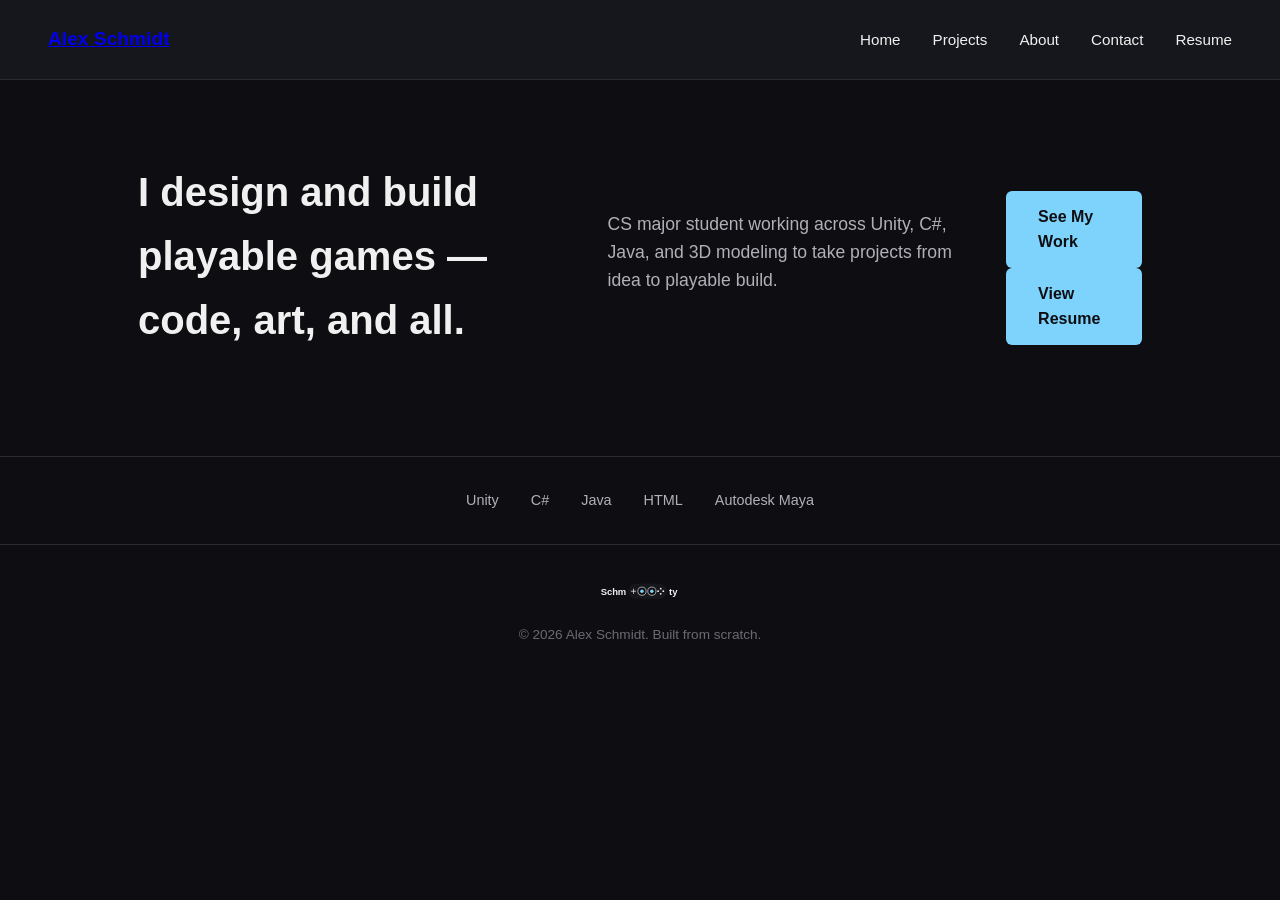
<file: index.html>
<!DOCTYPE html>
<html lang="en">
<head>
  <meta charset="UTF-8">
  <meta name="viewport" content="width=device-width, initial-scale=1.0">
  <title>Alex Schmidt | Game Developer</title>
  <link rel="preconnect" href="https://fonts.googleapis.com">
  <link rel="preconnect" href="https://fonts.gstatic.com" crossorigin>
  <link href="https://fonts.googleapis.com/css2?family=Space+Grotesk:wght@500;700&family=Inter:wght@400;500;600&display=swap" rel="stylesheet">
  <link rel="stylesheet" href="style.css">
  <link rel="preconnect" href="https://fonts.googleapis.com">
  <link rel="preconnect" href="https://fonts.gstatic.com" crossorigin>
  <link href="https://fonts.googleapis.com/css2?family=Inter:wght@400;500;600;700&family=Space+Grotesk:wght@500;600;700&display=swap" rel="stylesheet">
  <link rel="icon" type="image/svg+xml" href="assets/favicon.svg">
  <link rel="alternate icon" type="image/png" sizes="32x32" href="assets/favicon-32.png">
  <link rel="apple-touch-icon" sizes="180x180" href="assets/favicon-180.png">
</head>
<body>
  <nav class="navbar">
    <a href="index.html" class="nav-name">Alex Schmidt</a>
    <ul class="nav-links">
      <li><a href="index.html">Home</a></li>
      <li><a href="projects.html">Projects</a></li>
      <li><a href="about.html">About</a></li>
      <li><a href="contact.html">Contact</a></li>
      <li><a href="resume.pdf" target="_blank" rel="noopener">Resume</a></li>
    </ul>
  </nav>
  <header class="hero">
    <h1>I design and build playable games — code, art, and all.</h1>
    <p class="subtitle">
      CS major student working across Unity, C#, Java, and 3D modeling
      to take projects from idea to playable build.
    </p>
    <div class="cta-group">
      <a href="projects.html" class="cta-button">See My Work</a>
      <a href="resume.pdf" class="cta-button cta-secondary" target="_blank" rel="noopener">View Resume</a>
    </div>
  </header>
  <section class="skills-strip">
    <span>Unity</span>
    <span>C#</span>
    <span>Java</span>
    <span>HTML</span>
    <span>Autodesk Maya</span>
  </section>
  <footer>
    <img src="assets/logo-schm00ty.svg" alt="Schm00ty" style="height:28px; margin-bottom:0.75rem;">
    <p>&copy; 2026 Alex Schmidt. Built from scratch.</p>
  </footer>
</body>
</html>
</file>
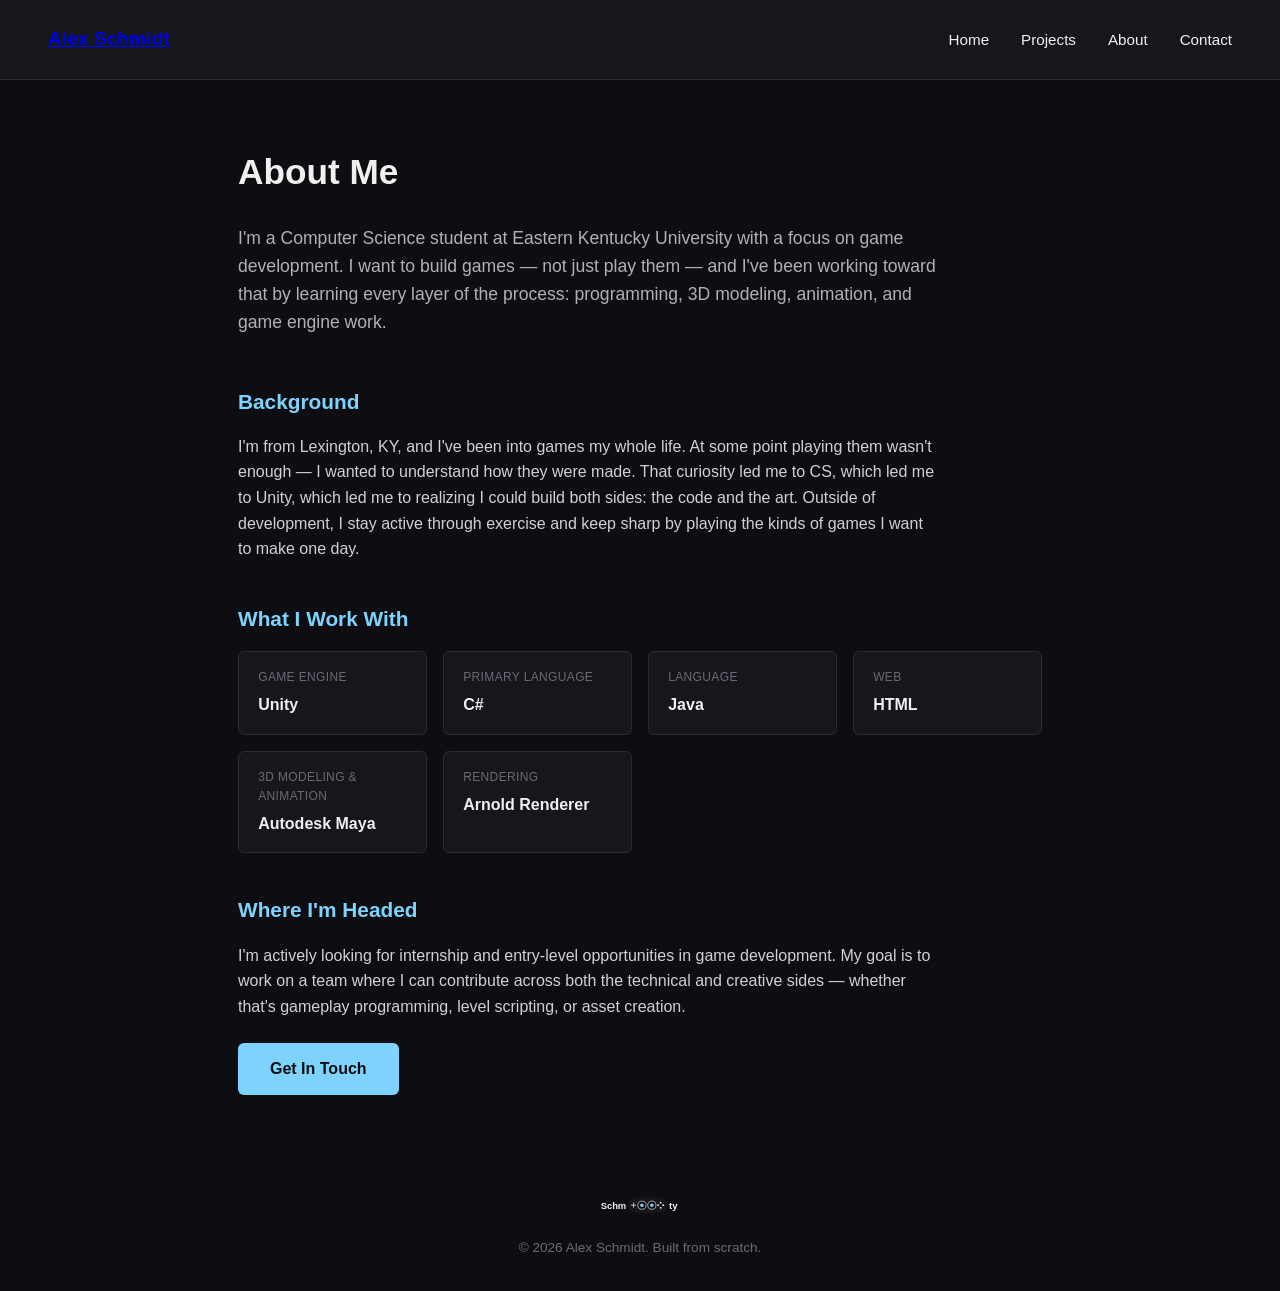
<file: about.html>
﻿<!DOCTYPE html>
<html lang="en">
<head>
  <meta charset="UTF-8">
  <meta name="viewport" content="width=device-width, initial-scale=1.0">
  <title>About | Alex Schmidt</title>
  <link rel="preconnect" href="https://fonts.googleapis.com">
  <link rel="preconnect" href="https://fonts.gstatic.com" crossorigin>
  <link href="https://fonts.googleapis.com/css2?family=Space+Grotesk:wght@500;700&family=Inter:wght@400;500;600&display=swap" rel="stylesheet">
  <link rel="stylesheet" href="style.css">
  <link rel="preconnect" href="https://fonts.googleapis.com">
  <link rel="preconnect" href="https://fonts.gstatic.com" crossorigin>
  <link href="https://fonts.googleapis.com/css2?family=Inter:wght@400;500;600;700&family=Space+Grotesk:wght@500;600;700&display=swap" rel="stylesheet">
  <link rel="icon" type="image/svg+xml" href="assets/favicon.svg">
  <link rel="alternate icon" type="image/png" sizes="32x32" href="assets/favicon-32.png">
  <link rel="apple-touch-icon" sizes="180x180" href="assets/favicon-180.png">
</head>
<body>

  <nav class="navbar">
    <a href="index.html" class="nav-name">Alex Schmidt</a>
    <ul class="nav-links">
      <li><a href="index.html">Home</a></li>
      <li><a href="projects.html">Projects</a></li>
      <li><a href="about.html">About</a></li>
      <li><a href="contact.html">Contact</a></li>
    </ul>
  </nav>

  <main class="about-wrapper">

    <section class="about-hero">
      <h1>About Me</h1>
      <p class="about-intro">
        I'm a Computer Science student at Eastern Kentucky University with a focus on game development.
        I want to build games — not just play them — and I've been working toward that by learning
        every layer of the process: programming, 3D modeling, animation, and game engine work.
      </p>
    </section>

    <section class="about-body">

      <div class="about-block">
        <h2>Background</h2>
        <p>
          I'm from Lexington, KY, and I've been into games my whole life. At some point playing them
          wasn't enough — I wanted to understand how they were made. That curiosity led me to CS,
          which led me to Unity, which led me to realizing I could build both sides: the code and the art.
          Outside of development, I stay active through exercise and keep sharp by playing the kinds of
          games I want to make one day.
        </p>
      </div>

      <div class="about-block">
        <h2>What I Work With</h2>
        <div class="skills-grid">
          <div class="skill-card">
            <span class="skill-label">Game Engine</span>
            <span class="skill-name">Unity</span>
          </div>
          <div class="skill-card">
            <span class="skill-label">Primary Language</span>
            <span class="skill-name">C#</span>
          </div>
          <div class="skill-card">
            <span class="skill-label">Language</span>
            <span class="skill-name">Java</span>
          </div>
          <div class="skill-card">
            <span class="skill-label">Web</span>
            <span class="skill-name">HTML</span>
          </div>
          <div class="skill-card">
            <span class="skill-label">3D Modeling & Animation</span>
            <span class="skill-name">Autodesk Maya</span>
          </div>
          <div class="skill-card">
            <span class="skill-label">Rendering</span>
            <span class="skill-name">Arnold Renderer</span>
          </div>
        </div>
      </div>

      <div class="about-block">
        <h2>Where I'm Headed</h2>
        <p>
          I'm actively looking for internship and entry-level opportunities in game development.
          My goal is to work on a team where I can contribute across both the technical and creative
          sides — whether that's gameplay programming, level scripting, or asset creation.
        </p>
        <a href="contact.html" class="cta-button" style="display:inline-block; margin-top: 1.5rem;">Get In Touch</a>
      </div>

    </section>

  </main>

  <footer>
    <img src="assets/logo-schm00ty.svg" alt="Schm00ty" style="height:28px; margin-bottom:0.75rem;">
    <p>&copy; 2026 Alex Schmidt. Built from scratch.</p>
  </footer>

</body>
</html>
</file>
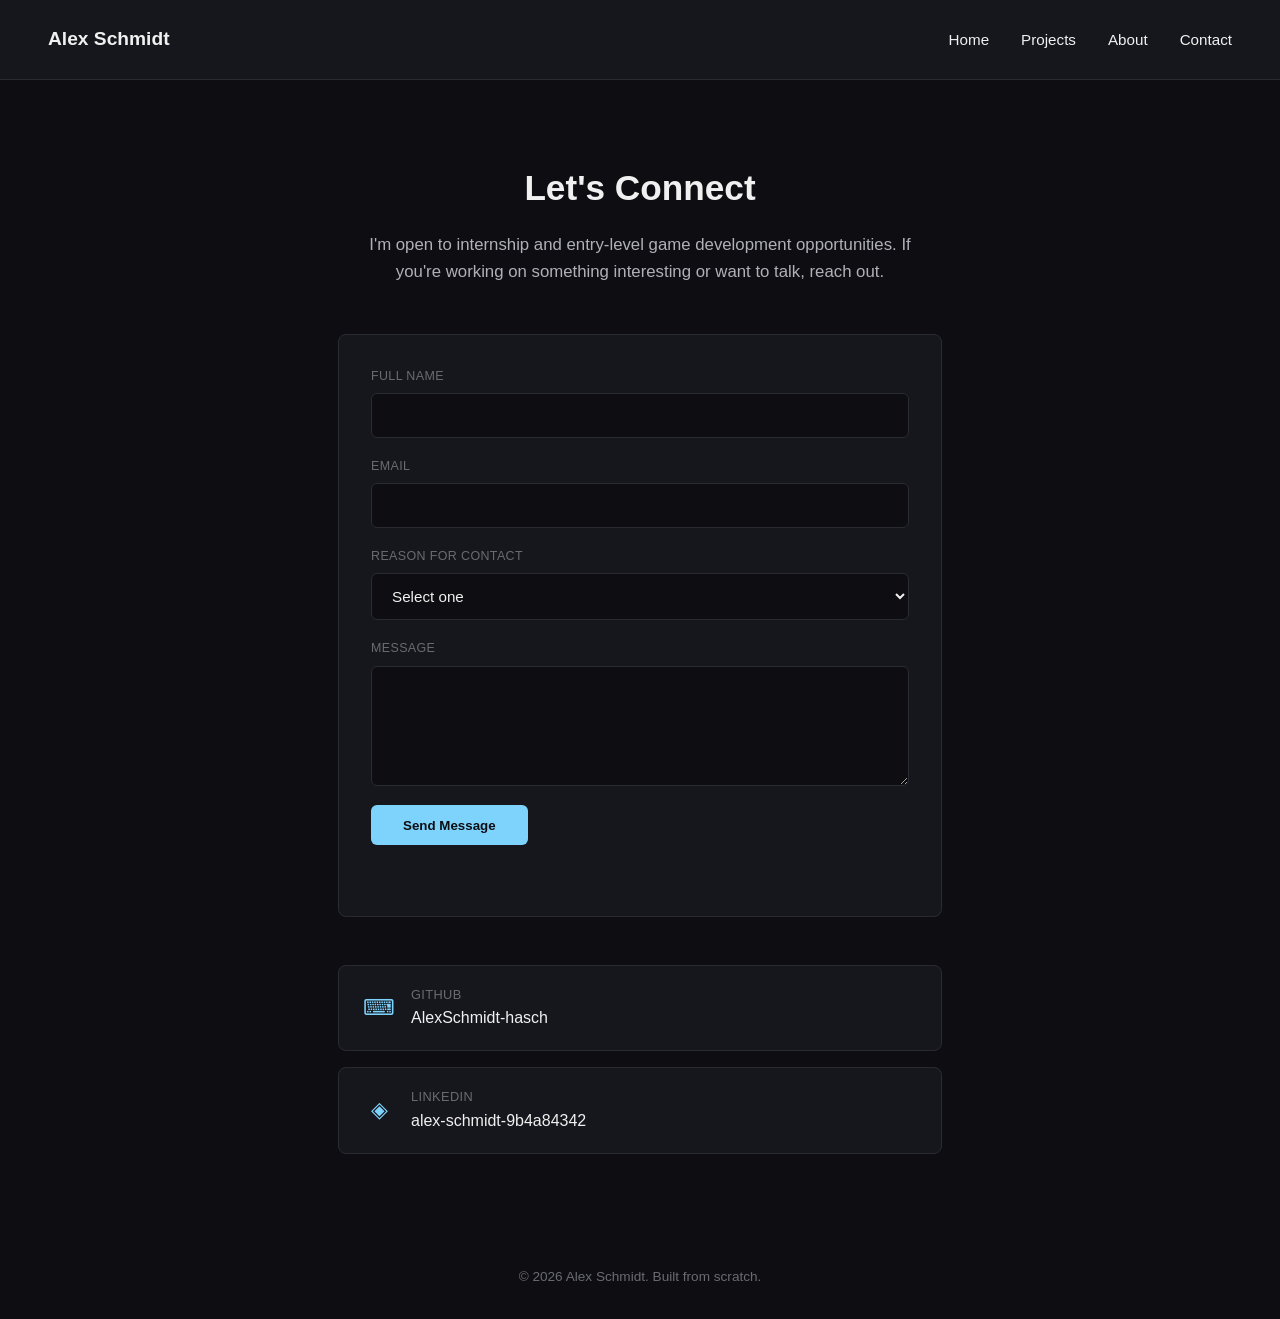
<file: contact.html>
<!DOCTYPE html>
<html lang="en">
<head>
  <meta charset="UTF-8">
  <meta name="viewport" content="width=device-width, initial-scale=1.0">
  <title>Contact | Alex Schmidt</title>
  <link rel="stylesheet" href="style.css">
</head>
<body>

  <nav class="navbar">
    <div class="nav-name">Alex Schmidt</div>
    <ul class="nav-links">
      <li><a href="index.html">Home</a></li>
      <li><a href="projects.html">Projects</a></li>
      <li><a href="about.html">About</a></li>
      <li><a href="contact.html">Contact</a></li>
    </ul>
  </nav>

  <main class="contact-wrapper">

    <section class="contact-hero">
      <h1>Let's Connect</h1>
      <p class="contact-intro">
        I'm open to internship and entry-level game development opportunities.
        If you're working on something interesting or want to talk, reach out.
      </p>
    </section>

    <section class="contact-form-section">
      <form id="contact-form" class="contact-form">

        <div class="form-field">
          <label for="name">Full Name</label>
          <input type="text" id="name" name="name" required>
        </div>

        <div class="form-field">
          <label for="email">Email</label>
          <input type="email" id="email" name="email" required>
        </div>

        <div class="form-field">
          <label for="reason">Reason for Contact</label>
          <select id="reason" name="reason" required>
            <option value="" disabled selected>Select one</option>
            <option value="Internship / Job Opportunity">Internship / Job Opportunity</option>
            <option value="Question about a project">Question about a project</option>
            <option value="Other">Other</option>
          </select>
        </div>

        <div class="form-field">
          <label for="message">Message</label>
          <textarea id="message" name="message" rows="5" required></textarea>
        </div>

        <!-- Honeypot field: invisible to real visitors, catches spam bots -->
        <input type="text" name="_gotcha" class="form-honeypot" tabindex="-1" autocomplete="off">

        <button type="submit" class="cta-button">Send Message</button>
        <p id="form-status" class="form-status" role="status"></p>

      </form>
    </section>

    <section class="contact-links">

      <a href="https://github.com/AlexSchmidt-hasch" target="_blank" class="contact-card">
        <span class="contact-icon">⌨</span>
        <div>
          <span class="contact-type">GitHub</span>
          <span class="contact-value">AlexSchmidt-hasch</span>
        </div>
      </a>

      <a href="https://www.linkedin.com/in/alex-schmidt-9b4a84342" target="_blank" class="contact-card">
        <span class="contact-icon">◈</span>
        <div>
          <span class="contact-type">LinkedIn</span>
          <span class="contact-value">alex-schmidt-9b4a84342</span>
        </div>
      </a>

    </section>

  </main>

  <footer>
    <p>&copy; 2026 Alex Schmidt. Built from scratch.</p>
  </footer>

  <script>
    const form = document.getElementById('contact-form');
    const status = document.getElementById('form-status');

    form.addEventListener('submit', async function (e) {
      e.preventDefault();

      const data = new FormData(form);
      status.textContent = 'Sending…';
      status.className = 'form-status';

      try {
        const response = await fetch('https://formspree.io/f/xoeaqlkb', {
          method: 'POST',
          body: data,
          headers: { 'Accept': 'application/json' }
        });

        if (response.ok) {
          form.reset();
          status.textContent = "Message sent — I'll get back to you soon.";
          status.className = 'form-status success';
        } else {
          status.textContent = 'Something went wrong. Try emailing me directly instead.';
          status.className = 'form-status error';
        }
      } catch (error) {
        status.textContent = 'Something went wrong. Try emailing me directly instead.';
        status.className = 'form-status error';
      }
    });
  </script>

</body>
</html>
</file>
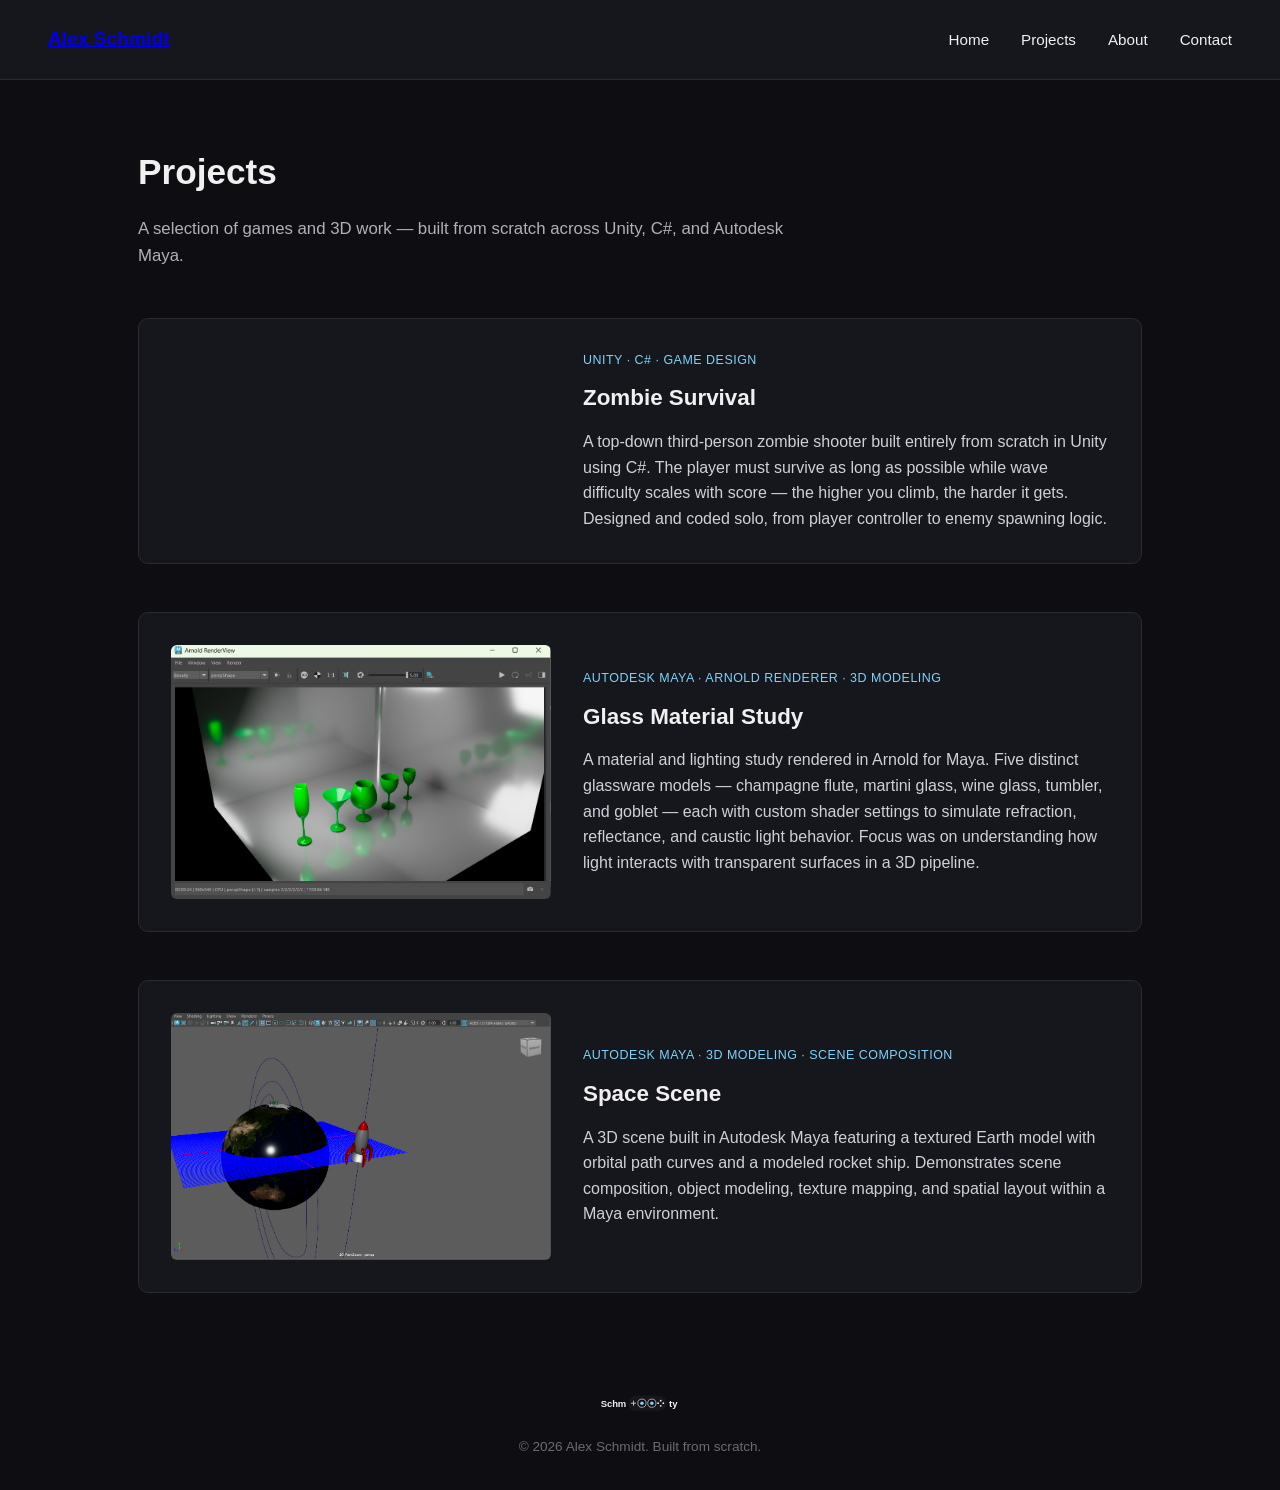
<file: projects.html>
﻿<!DOCTYPE html>
<html lang="en">
<head>
  <meta charset="UTF-8">
  <meta name="viewport" content="width=device-width, initial-scale=1.0">
  <title>Projects | Alex Schmidt</title>
  <link rel="preconnect" href="https://fonts.googleapis.com">
  <link rel="preconnect" href="https://fonts.gstatic.com" crossorigin>
  <link href="https://fonts.googleapis.com/css2?family=Space+Grotesk:wght@500;700&family=Inter:wght@400;500;600&display=swap" rel="stylesheet">
  <link rel="stylesheet" href="style.css">
  <link rel="preconnect" href="https://fonts.googleapis.com">
  <link rel="preconnect" href="https://fonts.gstatic.com" crossorigin>
  <link href="https://fonts.googleapis.com/css2?family=Inter:wght@400;500;600;700&family=Space+Grotesk:wght@500;600;700&display=swap" rel="stylesheet">
  <link rel="icon" type="image/svg+xml" href="assets/favicon.svg">
  <link rel="alternate icon" type="image/png" sizes="32x32" href="assets/favicon-32.png">
  <link rel="apple-touch-icon" sizes="180x180" href="assets/favicon-180.png">
</head>
<body>

  <nav class="navbar">
    <a href="index.html" class="nav-name">Alex Schmidt</a>
    <ul class="nav-links">
      <li><a href="index.html">Home</a></li>
      <li><a href="projects.html">Projects</a></li>
      <li><a href="about.html">About</a></li>
      <li><a href="contact.html">Contact</a></li>
    </ul>
  </nav>

  <main class="projects-wrapper">

    <section class="projects-hero">
      <h1>Projects</h1>
      <p class="projects-intro">A selection of games and 3D work — built from scratch across Unity, C#, and Autodesk Maya.</p>
    </section>

    <section class="projects-grid">

      <!-- PROJECT 1: Zombie Shooter -->
      <div class="project-card">
        <div class="project-media">
          <div class="video-embed">
            <iframe src="https://www.youtube.com/embed/cDQjWofNSk4" title="Zombie Survival gameplay" frameborder="0" allow="accelerometer; autoplay; clipboard-write; encrypted-media; gyroscope; picture-in-picture; web-share" allowfullscreen></iframe>
          </div>
        </div>
        <div class="project-info">
          <span class="project-tag">Unity · C# · Game Design</span>
          <h2>Zombie Survival</h2>
          <p>
            A top-down third-person zombie shooter built entirely from scratch in Unity using C#.
            The player must survive as long as possible while wave difficulty scales with score —
            the higher you climb, the harder it gets. Designed and coded solo, from player controller
            to enemy spawning logic.
          </p>
        </div>
      </div>

      <!-- PROJECT 2: Glass Render -->
      <div class="project-card">
        <div class="project-media">
          <img src="assets/GlassRender.png" alt="Glass rendering in Autodesk Maya with Arnold renderer" />
        </div>
        <div class="project-info">
          <span class="project-tag">Autodesk Maya · Arnold Renderer · 3D Modeling</span>
          <h2>Glass Material Study</h2>
          <p>
            A material and lighting study rendered in Arnold for Maya. Five distinct glassware models —
            champagne flute, martini glass, wine glass, tumbler, and goblet — each with custom shader
            settings to simulate refraction, reflectance, and caustic light behavior.
            Focus was on understanding how light interacts with transparent surfaces in a 3D pipeline.
          </p>
        </div>
      </div>

      <!-- PROJECT 3: Space Scene -->
      <div class="project-card">
        <div class="project-media">
          <img src="assets/Screenshot%202025-10-02%20011043.png" alt="3D space scene with Earth and rocket in Autodesk Maya" />
        </div>
        <div class="project-info">
          <span class="project-tag">Autodesk Maya · 3D Modeling · Scene Composition</span>
          <h2>Space Scene</h2>
          <p>
            A 3D scene built in Autodesk Maya featuring a textured Earth model with orbital path curves
            and a modeled rocket ship. Demonstrates scene composition, object modeling, texture mapping,
            and spatial layout within a Maya environment.
          </p>
        </div>
      </div>

    </section>

  </main>

  <footer>
    <img src="assets/logo-schm00ty.svg" alt="Schm00ty" style="height:28px; margin-bottom:0.75rem;">
    <p>&copy; 2026 Alex Schmidt. Built from scratch.</p>
  </footer>

</body>
</html>
</file>
<file: style.css>
* {
  margin: 0;
  padding: 0;
  box-sizing: border-box;
}

body {
  font-family: 'Segoe UI', Arial, sans-serif;
  background-color: #0e0e12;
  color: #f0f0f0;
  line-height: 1.6;
}

.navbar {
  display: flex;
  justify-content: space-between;
  align-items: center;
  padding: 1.5rem 3rem;
  background-color: #16161d;
  border-bottom: 1px solid #2a2a33;
}

.nav-name {
  font-weight: bold;
  font-size: 1.2rem;
}

.nav-links {
  display: flex;
  gap: 2rem;
  list-style: none;
}

.nav-links a {
  color: #f0f0f0;
  text-decoration: none;
  font-size: 0.95rem;
}

.nav-links a:hover {
  color: #7dd3fc;
}

.hero {
  display: flex;
  align-items: center;
  justify-content: space-between;
  gap: 3rem;
  text-align: left;
  padding: 5rem 3rem;
  max-width: 1100px;
  margin: 0 auto;
}

.hero-text {
  flex: 1 1 420px;
}

.hero h1 {
  font-size: 2.5rem;
  max-width: 700px;
  margin: 0 0 1.5rem;
}

.hero .subtitle {
  font-size: 1.1rem;
  color: #b0b0b8;
  max-width: 500px;
  margin: 0 0 2rem;
}

.hero-media {
  flex: 1 1 420px;
  max-width: 480px;
}

.hero-media img {
  width: 100%;
  height: auto;
  border-radius: 8px;
  border: 1px solid #2a2a33;
  display: block;
}

.hero-caption {
  margin-top: 0.75rem;
  font-size: 0.85rem;
  color: #6a6a72;
  text-align: center;
}

@media (max-width: 800px) {
  .hero {
    flex-direction: column;
    text-align: center;
    padding: 3rem 1.5rem;
  }

  .hero-text,
  .hero-media {
    max-width: 100%;
  }

  .hero .subtitle {
    margin: 0 auto 2rem;
  }
}

.homepage-featured {
  max-width: 1100px;
  margin: 0 auto;
  padding: 3rem;
  text-align: center;
}

.homepage-featured h2 {
  font-size: 1.4rem;
  margin-bottom: 1.5rem;
  color: #f0f0f0;
}

.featured-link {
  display: block;
  text-decoration: none;
  color: #7dd3fc;
  max-width: 500px;
  margin: 0 auto;
}

.featured-link img {
  width: 100%;
  height: auto;
  border-radius: 8px;
  border: 1px solid #2a2a33;
  display: block;
  transition: border-color 0.2s ease;
}

.featured-link:hover img {
  border-color: #7dd3fc;
}

.featured-link span {
  display: inline-block;
  margin-top: 0.75rem;
  font-size: 0.95rem;
}

.cta-button {
  display: inline-block;
  background-color: #7dd3fc;
  color: #0e0e12;
  padding: 0.8rem 2rem;
  border-radius: 6px;
  text-decoration: none;
  font-weight: bold;
}

.cta-button:hover {
  background-color: #a0e0fc;
}

.skills-strip {
  display: flex;
  justify-content: center;
  gap: 2rem;
  flex-wrap: wrap;
  padding: 2rem;
  border-top: 1px solid #2a2a33;
  border-bottom: 1px solid #2a2a33;
  color: #b0b0b8;
  font-size: 0.9rem;
}

footer {
  text-align: center;
  padding: 2rem;
  color: #6a6a72;
  font-size: 0.85rem;
}
/* About page */

.about-wrapper {
  max-width: 900px;
  margin: 0 auto;
  padding: 4rem 3rem;
}

.about-hero h1 {
  font-size: 2.2rem;
  margin-bottom: 1.5rem;
}

.about-intro {
  font-size: 1.1rem;
  color: #b0b0b8;
  max-width: 700px;
}

.about-body {
  margin-top: 3rem;
  display: flex;
  flex-direction: column;
  gap: 2.5rem;
}

.about-block h2 {
  font-size: 1.3rem;
  margin-bottom: 1rem;
  color: #7dd3fc;
}

.about-block p {
  color: #d0d0d8;
  max-width: 700px;
}

.skills-grid {
  display: grid;
  grid-template-columns: repeat(auto-fit, minmax(160px, 1fr));
  gap: 1rem;
}

.skill-card {
  background-color: #16161d;
  border: 1px solid #2a2a33;
  border-radius: 6px;
  padding: 1rem 1.2rem;
  display: flex;
  flex-direction: column;
  gap: 0.3rem;
}

.skill-label {
  font-size: 0.75rem;
  color: #6a6a72;
  text-transform: uppercase;
  letter-spacing: 0.03em;
}

.skill-name {
  font-size: 1rem;
  font-weight: bold;
}

/* Contact page */

.contact-wrapper {
  max-width: 700px;
  margin: 0 auto;
  padding: 5rem 3rem;
  text-align: center;
}

.contact-hero h1 {
  font-size: 2.2rem;
  margin-bottom: 1rem;
}

.contact-intro {
  color: #b0b0b8;
  font-size: 1.05rem;
  max-width: 550px;
  margin: 0 auto;
}

.contact-form-section {
  margin-top: 3rem;
}

.contact-form {
  display: flex;
  flex-direction: column;
  gap: 1.2rem;
  background-color: #16161d;
  border: 1px solid #2a2a33;
  border-radius: 8px;
  padding: 2rem;
  text-align: left;
}

.form-field {
  display: flex;
  flex-direction: column;
  gap: 0.4rem;
}

.form-field label {
  font-size: 0.78rem;
  color: #6a6a72;
  text-transform: uppercase;
  letter-spacing: 0.03em;
}

.contact-form input[type="text"],
.contact-form input[type="email"],
.contact-form select,
.contact-form textarea {
  background-color: #0e0e12;
  border: 1px solid #2a2a33;
  border-radius: 6px;
  padding: 0.8rem 1rem;
  color: #f0f0f0;
  font-family: inherit;
  font-size: 0.95rem;
}

.contact-form input:focus,
.contact-form select:focus,
.contact-form textarea:focus {
  outline: none;
  border-color: #7dd3fc;
}

.contact-form textarea {
  resize: vertical;
  min-height: 120px;
}

.contact-form select {
  cursor: pointer;
}

.contact-form button {
  align-self: flex-start;
  border: none;
  cursor: pointer;
  font-family: inherit;
}

.form-honeypot {
  position: absolute;
  left: -9999px;
  opacity: 0;
  pointer-events: none;
}

.form-status {
  font-size: 0.9rem;
  min-height: 1.2rem;
}

.form-status.success {
  color: #7dd3fc;
}

.form-status.error {
  color: #f47174;
}

.contact-links {
  margin-top: 3rem;
  display: flex;
  flex-direction: column;
  gap: 1rem;
}

.contact-card {
  display: flex;
  align-items: center;
  gap: 1rem;
  background-color: #16161d;
  border: 1px solid #2a2a33;
  border-radius: 8px;
  padding: 1.2rem 1.5rem;
  text-decoration: none;
  color: #f0f0f0;
  text-align: left;
  transition: border-color 0.2s ease;
}

.contact-card:hover {
  border-color: #7dd3fc;
}

.contact-icon {
  font-size: 1.4rem;
  color: #7dd3fc;
  width: 2rem;
  text-align: center;
}

.contact-card div {
  display: flex;
  flex-direction: column;
}

.contact-type {
  font-size: 0.8rem;
  color: #6a6a72;
  text-transform: uppercase;
  letter-spacing: 0.03em;
}

.contact-value {
  font-size: 1rem;
}

/* Projects page */

.projects-wrapper {
  max-width: 1100px;
  margin: 0 auto;
  padding: 4rem 3rem;
}

.projects-hero h1 {
  font-size: 2.2rem;
  margin-bottom: 1rem;
}

.projects-intro {
  color: #b0b0b8;
  font-size: 1.05rem;
  max-width: 650px;
}

.projects-grid {
  margin-top: 3rem;
  display: flex;
  flex-direction: column;
  gap: 3rem;
}

.project-card {
  display: flex;
  gap: 2rem;
  background-color: #16161d;
  border: 1px solid #2a2a33;
  border-radius: 10px;
  padding: 2rem;
}

.project-media {
  flex: 1 1 340px;
  max-width: 380px;
}

.project-media img {
  width: 100%;
  height: auto;
  border-radius: 6px;
  display: block;
}

.video-placeholder {
  width: 100%;
  aspect-ratio: 16 / 9;
  background-color: #0e0e12;
  border: 1px dashed #2a2a33;
  border-radius: 6px;
  display: flex;
  align-items: center;
  justify-content: center;
  color: #6a6a72;
  font-size: 0.9rem;
}

.project-info {
  flex: 1 1 340px;
  display: flex;
  flex-direction: column;
  justify-content: center;
}

.project-tag {
  font-size: 0.78rem;
  color: #7dd3fc;
  text-transform: uppercase;
  letter-spacing: 0.04em;
  margin-bottom: 0.6rem;
}

.project-info h2 {
  font-size: 1.4rem;
  margin-bottom: 0.8rem;
}

.project-info p {
  color: #d0d0d8;
}

@media (max-width: 750px) {
  .project-card {
    flex-direction: column;
  }

  .about-wrapper,
  .contact-wrapper,
  .projects-wrapper {
    padding: 3rem 1.5rem;
  }
}
</file>
